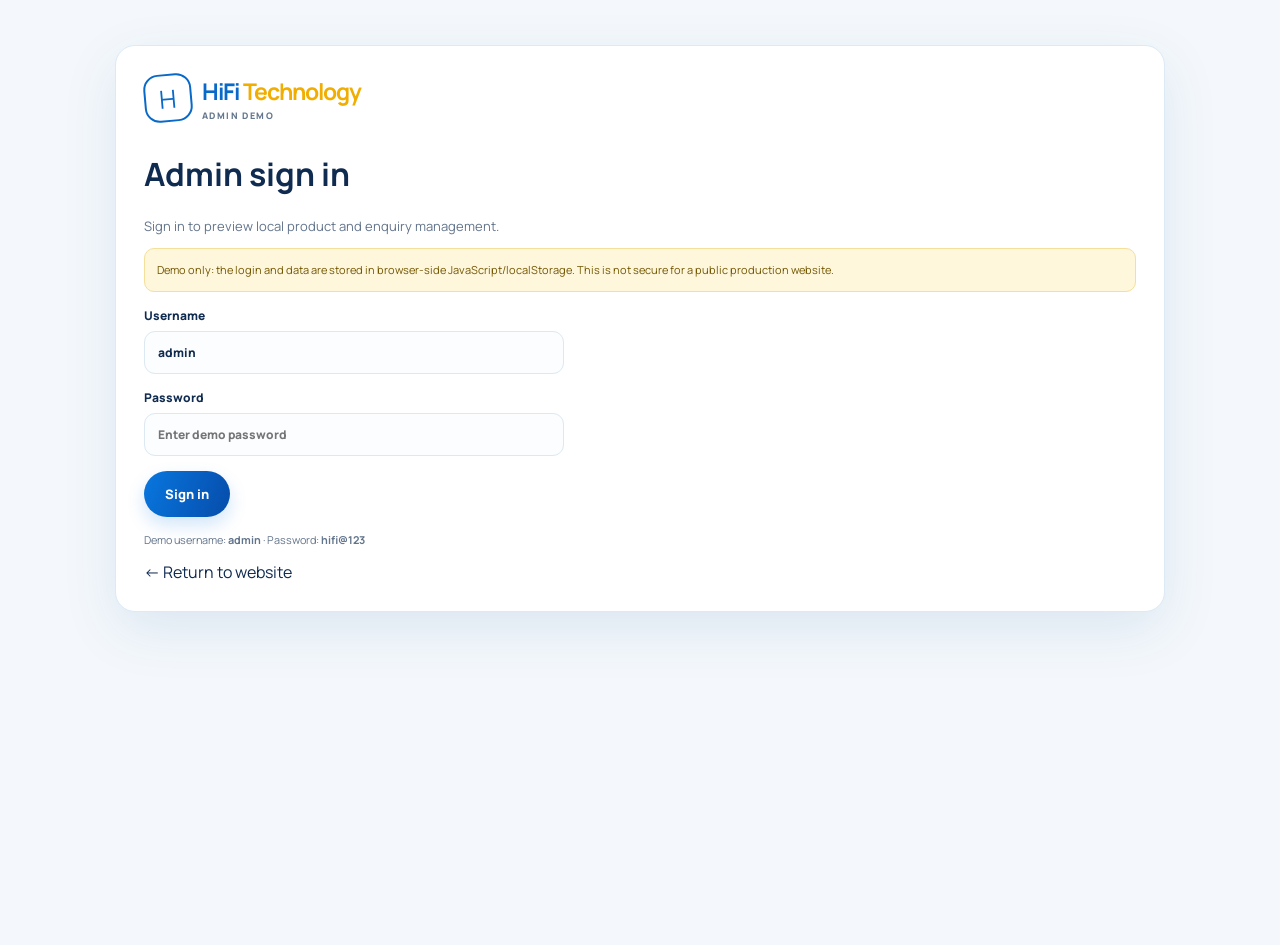
<file: admin.html>
<!doctype html><html lang="en"><head><meta charset="utf-8"><meta name="viewport" content="width=device-width, initial-scale=1"><title>HiFi Technology | Admin Demo</title><link href="https://fonts.googleapis.com/css2?family=Manrope:wght@400;500;600;700;800&display=swap" rel="stylesheet"><link rel="stylesheet" href="css/style.css"></head><body class="admin-body"><div class="admin-shell"><div class="admin-panel" id="loginPanel"><a class="brand" href="index.html"><span class="brand-mark">H</span><span><b>HiFi <em>Technology</em></b><small>ADMIN DEMO</small></span></a><h1 style="margin-top:30px">Admin sign in</h1><p>Sign in to preview local product and enquiry management.</p><div class="admin-note">Demo only: the login and data are stored in browser-side JavaScript/localStorage. This is not secure for a public production website.</div><form class="admin-form" id="loginForm"><label>Username<input name="username" required value="admin"></label><label>Password<input name="password" type="password" required placeholder="Enter demo password"></label><button class="btn btn-blue" type="submit">Sign in</button><p id="loginError" style="color:#b32323"></p><p><small>Demo username: <b>admin</b> · Password: <b>hifi@123</b></small></p></form><a href="index.html">← Return to website</a></div>
<div class="admin-panel hidden" id="dashboardPanel"><div style="display:flex;justify-content:space-between;align-items:center;gap:15px;flex-wrap:wrap"><div><span class="eyebrow">HIFI TECHNOLOGY</span><h1 style="margin:7px 0">Admin dashboard</h1><p>Manage demo catalogue items and review enquiries saved in this browser.</p></div><button class="btn btn-yellow" id="logoutBtn">Sign out</button></div><div class="admin-note">Local demo mode. Products and enquiries are saved only in this browser. For multiple users/devices, secure login, image uploads and central storage, connect a backend and database before launch.</div><div class="admin-tabs"><button class="active" data-tab="products">Products</button><button data-tab="enquiries">Enquiries</button></div><section id="productsTab"><h2>Product catalogue</h2><form class="admin-form" id="productForm"><input type="hidden" name="id"><label>Product name<input name="name" required placeholder="e.g. 4MP IP Camera"></label><label>Category<select name="category"><option value="CCTV">CCTV</option><option value="RO">RO Water</option></select></label><label>Short description<input name="description" placeholder="Short product description"></label><button class="btn btn-blue" type="submit">Save product</button> <button class="btn" type="button" id="cancelEdit">Clear</button></form><table class="admin-table"><thead><tr><th>Product</th><th>Category</th><th>Description</th><th>Actions</th></tr></thead><tbody id="productRows"></tbody></table></section><section id="enquiriesTab" class="hidden"><div style="display:flex;justify-content:space-between;align-items:center;gap:12px;flex-wrap:wrap"><h2>Customer enquiries</h2><button class="btn btn-yellow" id="exportEnquiries">Export CSV</button></div><table class="admin-table"><thead><tr><th>Date</th><th>Name</th><th>Phone</th><th>Service</th><th>Message</th></tr></thead><tbody id="enquiryRows"></tbody></table><p id="emptyEnquiries"></p></section></div></div><script src="js/config.js"></script><script src="js/admin.js"></script></body></html>
</file>
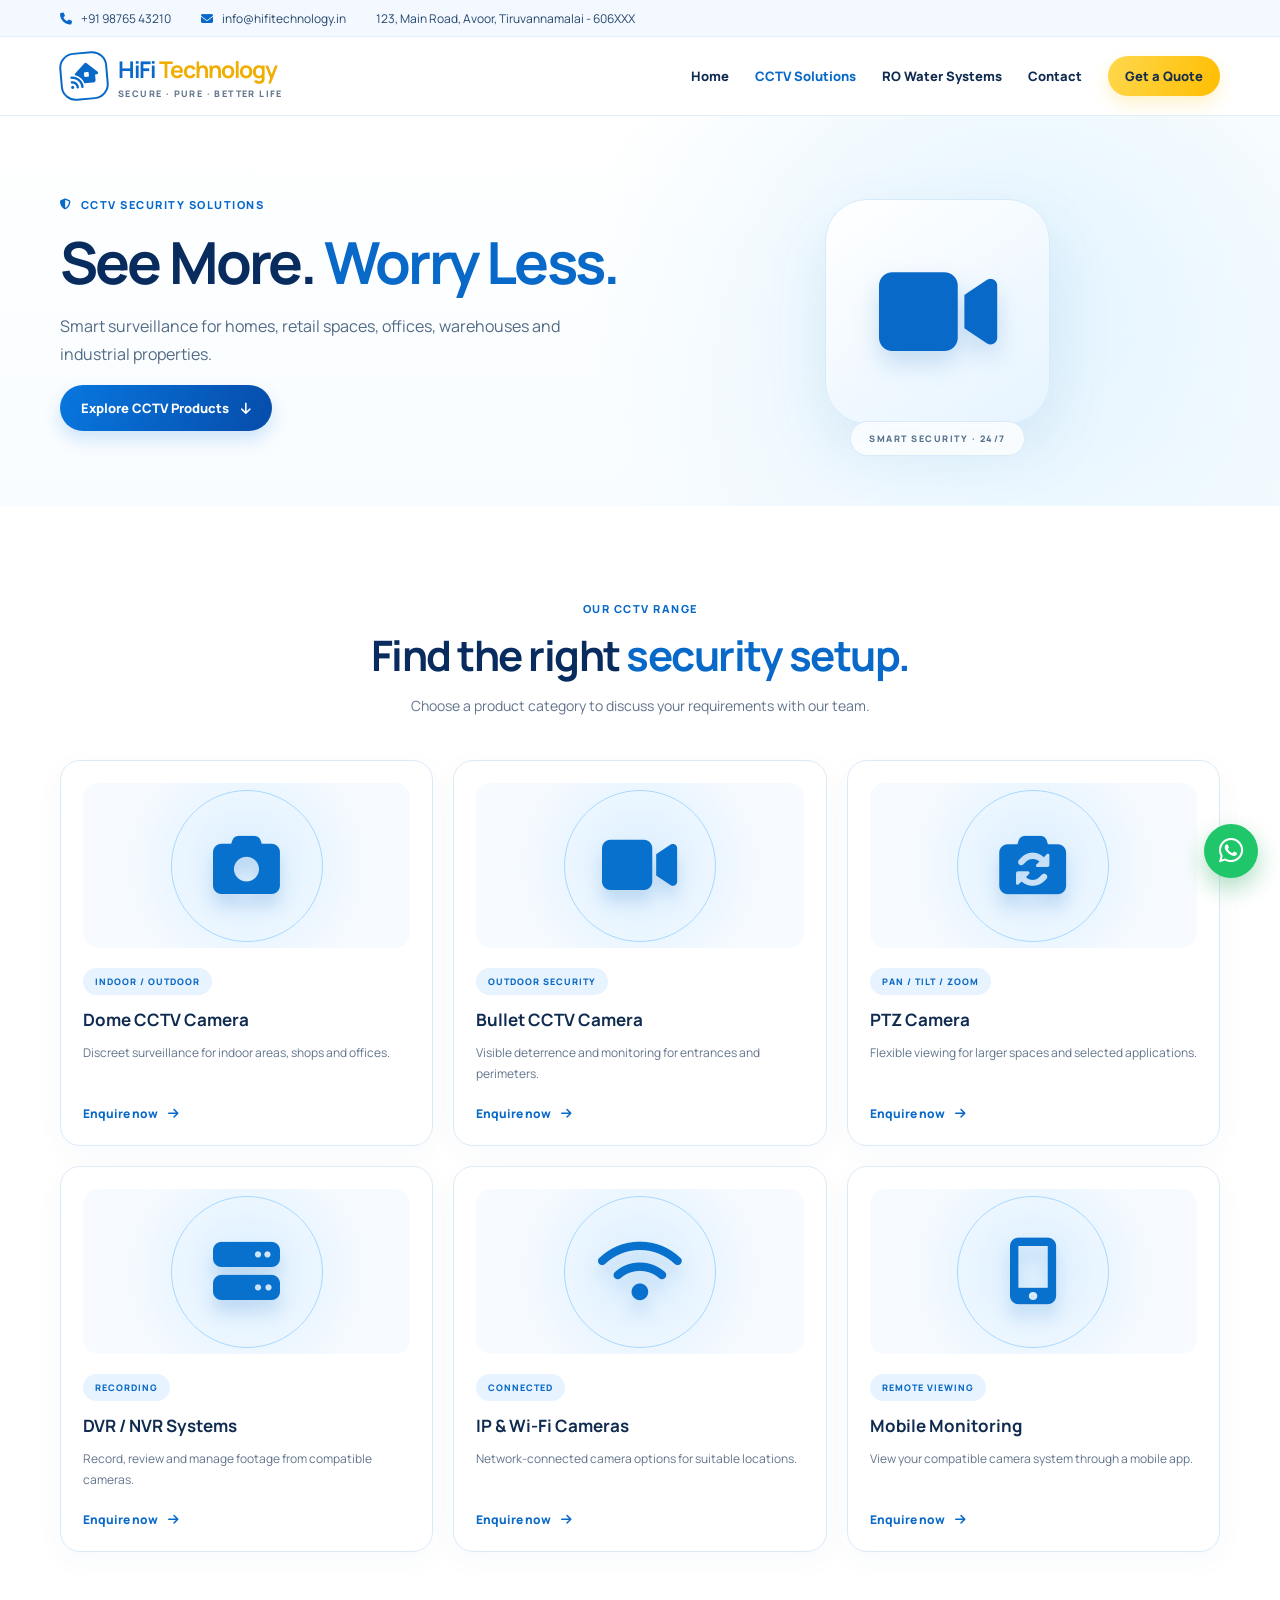
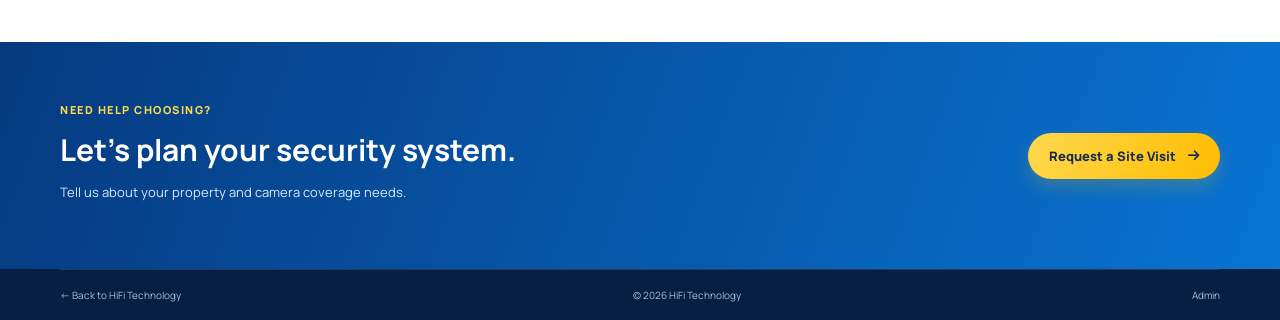
<file: cctv.html>
<!doctype html><html lang="en"><head><meta charset="utf-8"><meta name="viewport" content="width=device-width, initial-scale=1"><title>CCTV Security Solutions | HiFi Technology</title><link href="https://fonts.googleapis.com/css2?family=Manrope:wght@400;500;600;700;800&display=swap" rel="stylesheet"><link rel="stylesheet" href="https://cdnjs.cloudflare.com/ajax/libs/font-awesome/6.5.2/css/all.min.css"><link rel="stylesheet" href="https://unpkg.com/aos@2.3.4/dist/aos.css"><link rel="stylesheet" href="css/style.css"></head><body class="subpage cctv-page"><div class="topbar"><div class="container topbar-inner"><span><i class="fa-solid fa-phone"></i> <a data-phone href="#">+91 98765 43210</a></span><span><i class="fa-solid fa-envelope"></i> <a data-email href="#">info@hifitechnology.in</a></span><span data-address>123, Main Road, Avoor, Tiruvannamalai</span></div></div><header class="header"><div class="container nav-wrap"><a class="brand" href="index.html"><span class="brand-mark"><i class="fa-solid fa-house-signal"></i></span><span><b>HiFi <em>Technology</em></b><small>SECURE · PURE · BETTER LIFE</small></span></a><button class="menu-toggle" aria-label="Open menu"><i class="fa-solid fa-bars"></i></button><nav class="nav"><a href="index.html">Home</a><a class="active" href="cctv.html">CCTV Solutions</a><a href="ro.html">RO Water Systems</a><a href="index.html#contact">Contact</a><a class="btn btn-yellow nav-cta" href="index.html#contact">Get a Quote</a></nav></div></header><main><section class="subhero"><div class="container subhero-grid"><div data-aos="fade-right"><span class="eyebrow"><i class="fa-solid fa-shield-halved"></i> CCTV SECURITY SOLUTIONS</span><h1>See More. <span>Worry Less.</span></h1><p>Smart surveillance for homes, retail spaces, offices, warehouses and industrial properties.</p><a class="btn btn-blue" href="#products">Explore CCTV Products <i class="fa-solid fa-arrow-down"></i></a></div><div class="subhero-art cctv-art" data-aos="zoom-in"><div class="large-product"><i class="fa-solid fa-video"></i></div><div class="orbit-label">SMART SECURITY · 24/7</div></div></div></section><section class="section-pad" id="products"><div class="container"><div class="section-heading center"><span class="eyebrow">OUR CCTV RANGE</span><h2>Find the right <span>security setup.</span></h2><p>Choose a product category to discuss your requirements with our team.</p></div><div class="product-grid"><article class="product-card" data-aos="fade-up"><div class="product-art"><i class="fa-solid fa-camera"></i></div><span class="pill pill-blue">INDOOR / OUTDOOR</span><h3>Dome CCTV Camera</h3><p>Discreet surveillance for indoor areas, shops and offices.</p><a class="text-link" href="index.html#contact" data-product="Dome CCTV Camera">Enquire now <i class="fa-solid fa-arrow-right"></i></a></article><article class="product-card" data-aos="fade-up" data-aos-delay="70"><div class="product-art"><i class="fa-solid fa-video"></i></div><span class="pill pill-blue">OUTDOOR SECURITY</span><h3>Bullet CCTV Camera</h3><p>Visible deterrence and monitoring for entrances and perimeters.</p><a class="text-link" href="index.html#contact" data-product="Bullet CCTV Camera">Enquire now <i class="fa-solid fa-arrow-right"></i></a></article><article class="product-card" data-aos="fade-up" data-aos-delay="140"><div class="product-art"><i class="fa-solid fa-camera-rotate"></i></div><span class="pill pill-blue">PAN / TILT / ZOOM</span><h3>PTZ Camera</h3><p>Flexible viewing for larger spaces and selected applications.</p><a class="text-link" href="index.html#contact" data-product="PTZ Camera">Enquire now <i class="fa-solid fa-arrow-right"></i></a></article><article class="product-card" data-aos="fade-up" data-aos-delay="210"><div class="product-art"><i class="fa-solid fa-server"></i></div><span class="pill pill-blue">RECORDING</span><h3>DVR / NVR Systems</h3><p>Record, review and manage footage from compatible cameras.</p><a class="text-link" href="index.html#contact" data-product="DVR / NVR System">Enquire now <i class="fa-solid fa-arrow-right"></i></a></article><article class="product-card" data-aos="fade-up"><div class="product-art"><i class="fa-solid fa-wifi"></i></div><span class="pill pill-blue">CONNECTED</span><h3>IP &amp; Wi-Fi Cameras</h3><p>Network-connected camera options for suitable locations.</p><a class="text-link" href="index.html#contact" data-product="IP and Wi-Fi Camera">Enquire now <i class="fa-solid fa-arrow-right"></i></a></article><article class="product-card" data-aos="fade-up" data-aos-delay="70"><div class="product-art"><i class="fa-solid fa-mobile-screen-button"></i></div><span class="pill pill-blue">REMOTE VIEWING</span><h3>Mobile Monitoring</h3><p>View your compatible camera system through a mobile app.</p><a class="text-link" href="index.html#contact" data-product="Mobile Monitoring Setup">Enquire now <i class="fa-solid fa-arrow-right"></i></a></article></div></div></section><section class="cta-strip"><div class="container cta-strip-inner"><div><span class="eyebrow light-eyebrow">NEED HELP CHOOSING?</span><h2>Let's plan your security system.</h2><p>Tell us about your property and camera coverage needs.</p></div><a class="btn btn-yellow" href="index.html#contact">Request a Site Visit <i class="fa-solid fa-arrow-right"></i></a></div></section></main><footer class="footer"><div class="container footer-bottom"><a href="index.html">← Back to HiFi Technology</a><span>© <span id="year"></span> HiFi Technology</span><a href="admin.html">Admin</a></div></footer><a class="whatsapp-float" data-whatsapp href="#"><i class="fa-brands fa-whatsapp"></i></a><script src="https://unpkg.com/aos@2.3.4/dist/aos.js"></script><script src="js/config.js"></script><script src="js/site.js"></script></body></html>
</file>
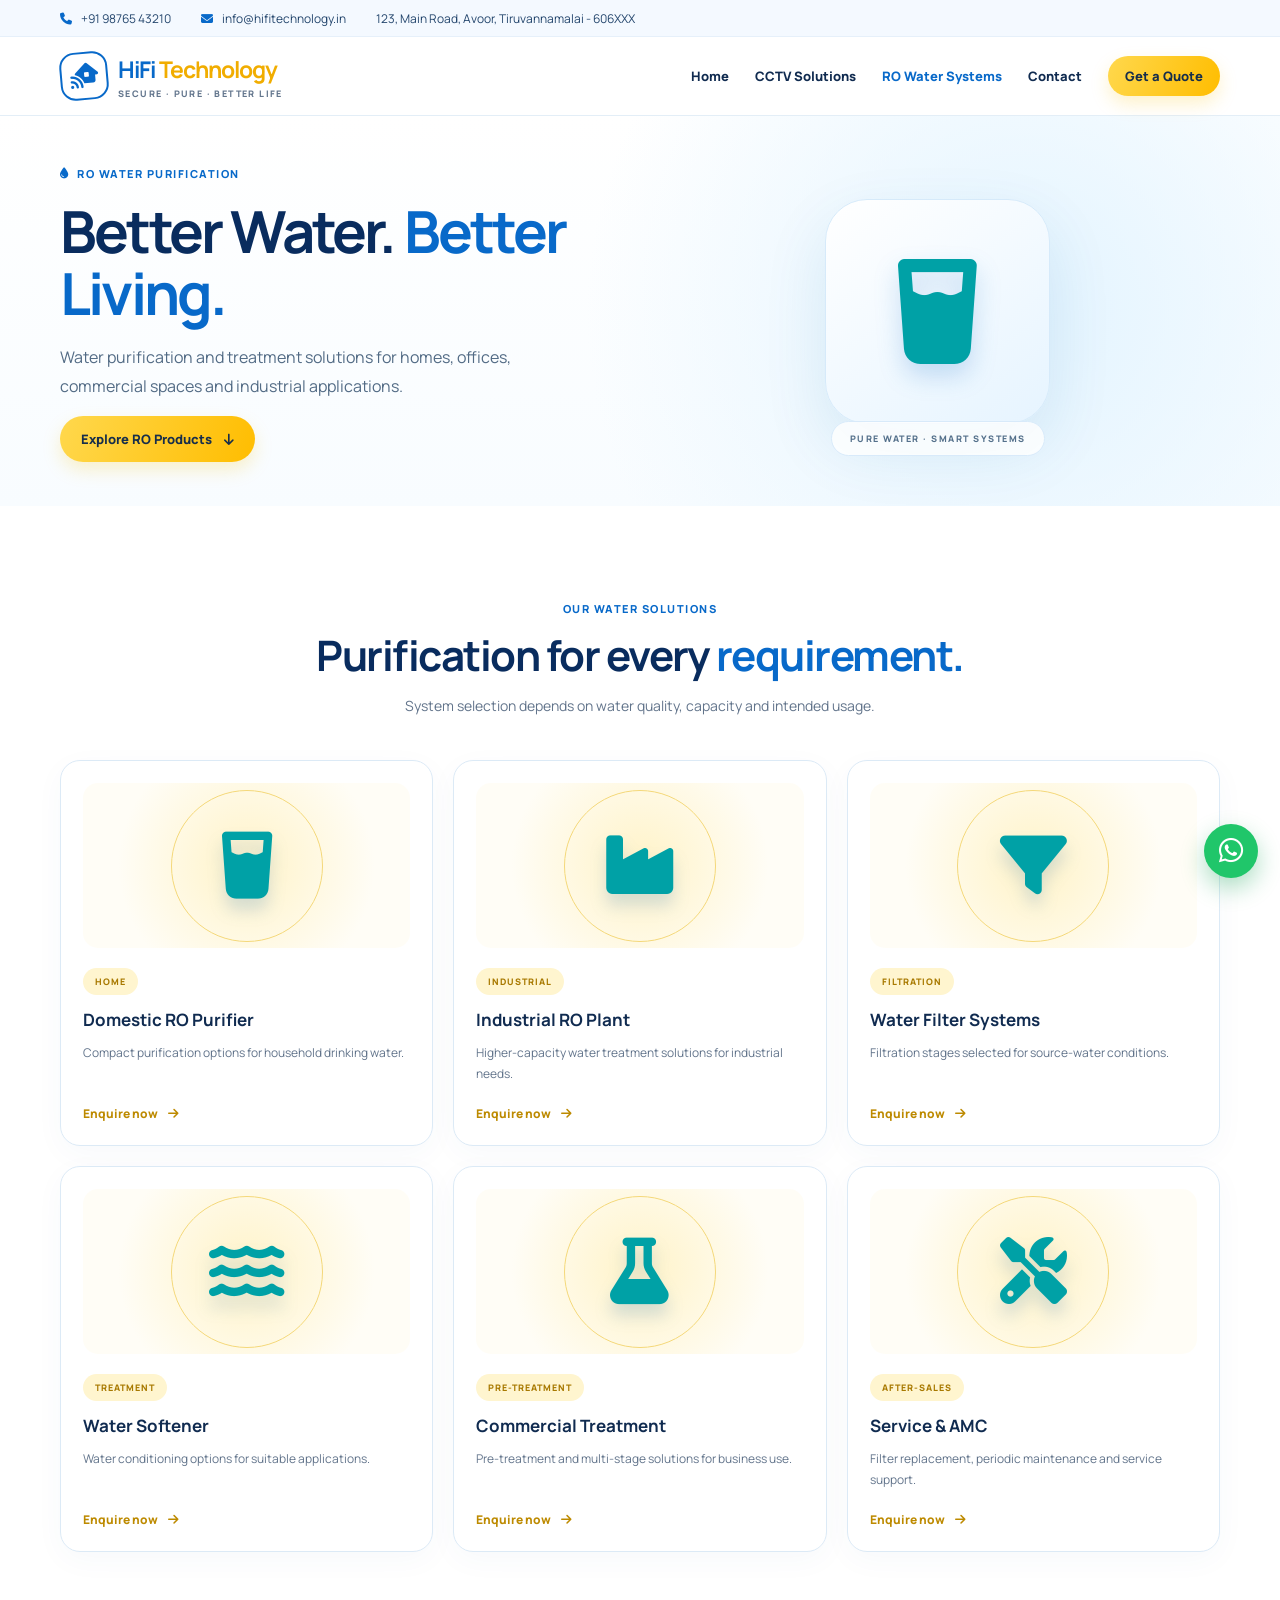
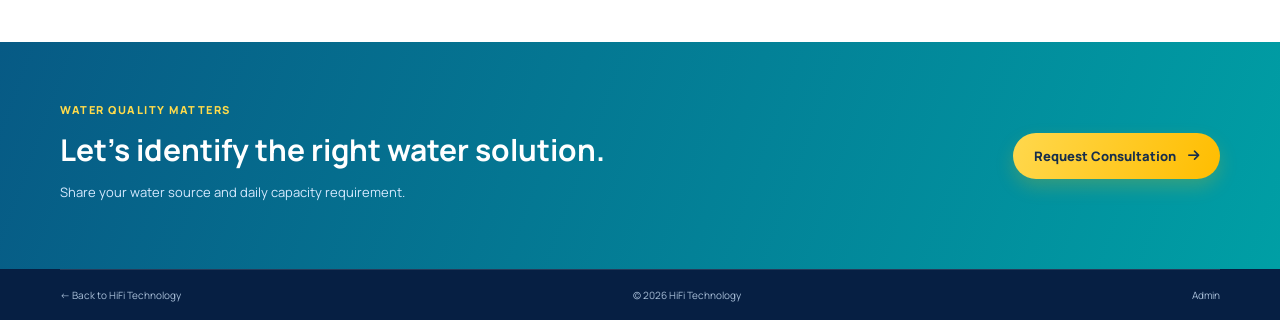
<file: ro.html>
<!doctype html><html lang="en"><head><meta charset="utf-8"><meta name="viewport" content="width=device-width, initial-scale=1"><title>RO Water Purification | HiFi Technology</title><link href="https://fonts.googleapis.com/css2?family=Manrope:wght@400;500;600;700;800&display=swap" rel="stylesheet"><link rel="stylesheet" href="https://cdnjs.cloudflare.com/ajax/libs/font-awesome/6.5.2/css/all.min.css"><link rel="stylesheet" href="https://unpkg.com/aos@2.3.4/dist/aos.css"><link rel="stylesheet" href="css/style.css"></head><body class="subpage ro-page"><div class="topbar"><div class="container topbar-inner"><span><i class="fa-solid fa-phone"></i> <a data-phone href="#">+91 98765 43210</a></span><span><i class="fa-solid fa-envelope"></i> <a data-email href="#">info@hifitechnology.in</a></span><span data-address>123, Main Road, Avoor, Tiruvannamalai</span></div></div><header class="header"><div class="container nav-wrap"><a class="brand" href="index.html"><span class="brand-mark"><i class="fa-solid fa-house-signal"></i></span><span><b>HiFi <em>Technology</em></b><small>SECURE · PURE · BETTER LIFE</small></span></a><button class="menu-toggle" aria-label="Open menu"><i class="fa-solid fa-bars"></i></button><nav class="nav"><a href="index.html">Home</a><a href="cctv.html">CCTV Solutions</a><a class="active" href="ro.html">RO Water Systems</a><a href="index.html#contact">Contact</a><a class="btn btn-yellow nav-cta" href="index.html#contact">Get a Quote</a></nav></div></header><main><section class="subhero"><div class="container subhero-grid"><div data-aos="fade-right"><span class="eyebrow"><i class="fa-solid fa-droplet"></i> RO WATER PURIFICATION</span><h1>Better Water. <span>Better Living.</span></h1><p>Water purification and treatment solutions for homes, offices, commercial spaces and industrial applications.</p><a class="btn btn-yellow" href="#products">Explore RO Products <i class="fa-solid fa-arrow-down"></i></a></div><div class="subhero-art ro-art" data-aos="zoom-in"><div class="large-product"><i class="fa-solid fa-glass-water"></i></div><div class="orbit-label">PURE WATER · SMART SYSTEMS</div></div></div></section><section class="section-pad" id="products"><div class="container"><div class="section-heading center"><span class="eyebrow">OUR WATER SOLUTIONS</span><h2>Purification for every <span>requirement.</span></h2><p>System selection depends on water quality, capacity and intended usage.</p></div><div class="product-grid"><article class="product-card" data-aos="fade-up"><div class="product-art water-art"><i class="fa-solid fa-glass-water"></i></div><span class="pill pill-yellow">HOME</span><h3>Domestic RO Purifier</h3><p>Compact purification options for household drinking water.</p><a class="text-link yellow-link" href="index.html#contact" data-product="Domestic RO Purifier">Enquire now <i class="fa-solid fa-arrow-right"></i></a></article><article class="product-card" data-aos="fade-up" data-aos-delay="70"><div class="product-art water-art"><i class="fa-solid fa-industry"></i></div><span class="pill pill-yellow">INDUSTRIAL</span><h3>Industrial RO Plant</h3><p>Higher-capacity water treatment solutions for industrial needs.</p><a class="text-link yellow-link" href="index.html#contact" data-product="Industrial RO Plant">Enquire now <i class="fa-solid fa-arrow-right"></i></a></article><article class="product-card" data-aos="fade-up" data-aos-delay="140"><div class="product-art water-art"><i class="fa-solid fa-filter"></i></div><span class="pill pill-yellow">FILTRATION</span><h3>Water Filter Systems</h3><p>Filtration stages selected for source-water conditions.</p><a class="text-link yellow-link" href="index.html#contact" data-product="Water Filter System">Enquire now <i class="fa-solid fa-arrow-right"></i></a></article><article class="product-card" data-aos="fade-up" data-aos-delay="210"><div class="product-art water-art"><i class="fa-solid fa-water"></i></div><span class="pill pill-yellow">TREATMENT</span><h3>Water Softener</h3><p>Water conditioning options for suitable applications.</p><a class="text-link yellow-link" href="index.html#contact" data-product="Water Softener">Enquire now <i class="fa-solid fa-arrow-right"></i></a></article><article class="product-card" data-aos="fade-up"><div class="product-art water-art"><i class="fa-solid fa-flask"></i></div><span class="pill pill-yellow">PRE-TREATMENT</span><h3>Commercial Treatment</h3><p>Pre-treatment and multi-stage solutions for business use.</p><a class="text-link yellow-link" href="index.html#contact" data-product="Commercial Water Treatment">Enquire now <i class="fa-solid fa-arrow-right"></i></a></article><article class="product-card" data-aos="fade-up" data-aos-delay="70"><div class="product-art water-art"><i class="fa-solid fa-screwdriver-wrench"></i></div><span class="pill pill-yellow">AFTER-SALES</span><h3>Service &amp; AMC</h3><p>Filter replacement, periodic maintenance and service support.</p><a class="text-link yellow-link" href="index.html#contact" data-product="RO Service and AMC">Enquire now <i class="fa-solid fa-arrow-right"></i></a></article></div></div></section><section class="cta-strip ro-cta"><div class="container cta-strip-inner"><div><span class="eyebrow light-eyebrow">WATER QUALITY MATTERS</span><h2>Let's identify the right water solution.</h2><p>Share your water source and daily capacity requirement.</p></div><a class="btn btn-yellow" href="index.html#contact">Request Consultation <i class="fa-solid fa-arrow-right"></i></a></div></section></main><footer class="footer"><div class="container footer-bottom"><a href="index.html">← Back to HiFi Technology</a><span>© <span id="year"></span> HiFi Technology</span><a href="admin.html">Admin</a></div></footer><a class="whatsapp-float" data-whatsapp href="#"><i class="fa-brands fa-whatsapp"></i></a><script src="https://unpkg.com/aos@2.3.4/dist/aos.js"></script><script src="js/config.js"></script><script src="js/site.js"></script></body></html>
</file>
<file: css/style.css>
:root{--blue:#0869c9;--navy:#092c5e;--sky:#eaf6ff;--yellow:#ffc400;--ink:#102b50;--muted:#62748b;--line:#dceaf6;--white:#fff;--shadow:0 18px 55px rgba(13,79,142,.10)}*{box-sizing:border-box}html{scroll-behavior:smooth}body{margin:0;background:#fff;color:var(--ink);font-family:Manrope,Arial,sans-serif}a{color:inherit;text-decoration:none}button,input,select,textarea{font:inherit}.container{width:min(1160px,calc(100% - 40px));margin:auto}.topbar{background:#f4f9ff;border-bottom:1px solid #e6f0fa;color:#24466d;font-size:12px}.topbar-inner{display:flex;gap:30px;align-items:center;min-height:36px}.topbar i{color:var(--blue);margin-right:7px}.header{position:sticky;top:0;z-index:50;background:rgba(255,255,255,.93);backdrop-filter:blur(16px);border-bottom:1px solid rgba(220,234,246,.8)}.nav-wrap{height:78px;display:flex;align-items:center;justify-content:space-between}.brand{display:flex;align-items:center;gap:10px}.brand-mark{width:48px;height:48px;border:2px solid var(--blue);border-radius:15px;display:grid;place-items:center;color:var(--blue);font-size:25px;transform:rotate(-5deg)}.brand b{display:block;font-size:23px;letter-spacing:-1px;color:var(--blue)}.brand em{font-style:normal;color:#f1ad00}.brand small{display:block;font-size:9px;letter-spacing:1.4px;font-weight:800;color:#63768d;margin-top:2px}.nav{display:flex;align-items:center;gap:26px;font-size:13px;font-weight:800}.nav>a:not(.btn){transition:color .2s}.nav>a:hover,.nav>a.active{color:var(--blue)}.menu-toggle{display:none;border:0;background:#edf6ff;color:var(--blue);border-radius:10px;padding:10px 12px;font-size:20px}.btn{display:inline-flex;align-items:center;justify-content:center;gap:12px;padding:14px 21px;border-radius:999px;font-weight:800;font-size:13px;border:0;cursor:pointer;transition:transform .25s,box-shadow .25s}.btn:hover{transform:translateY(-3px);box-shadow:0 12px 24px rgba(9,65,130,.18)}.btn-blue{color:#fff;background:linear-gradient(110deg,#0877df,#064caa);box-shadow:0 8px 18px #0877df30}.btn-yellow{color:#172e4b;background:linear-gradient(110deg,#ffd84d,#ffbd00);box-shadow:0 8px 18px #f8c00035}.nav-cta{padding:11px 17px}.hero{overflow:hidden;background:radial-gradient(ellipse at 82% 45%,#e2f4ff 0,transparent 42%),linear-gradient(180deg,#fff,#f7fbff);position:relative}.hero:after{content:"";position:absolute;left:-10%;right:-10%;height:110px;bottom:-75px;border-radius:50%;background:#eaf6ff}.hero-grid{min-height:535px;display:grid;grid-template-columns:1fr 1fr;align-items:center;gap:35px;position:relative;z-index:1}.hero-copy{padding:55px 0}.eyebrow{display:inline-flex;align-items:center;gap:8px;color:var(--blue);font-size:11px;letter-spacing:1.5px;font-weight:900}.hero h1,.subhero h1{font-size:clamp(42px,5vw,65px);line-height:1.08;letter-spacing:-2.8px;margin:18px 0;color:var(--navy)}.hero h1 span,.section-heading h2 span,.subhero h1 span{color:var(--blue)}.hero-copy>p,.subhero p{font-size:16px;line-height:1.8;color:#526b85;max-width:520px}.hero-actions{display:flex;gap:12px;flex-wrap:wrap;margin:27px 0}.trust-row{display:flex;gap:0;margin-top:36px}.trust-row>div{display:flex;align-items:center;gap:10px;padding:0 18px;border-right:1px solid #d7e7f5}.trust-row>div:first-child{padding-left:0}.trust-row>div:last-child{border:0}.trust-row i{font-size:22px;color:var(--blue)}.trust-row b{font-size:10px;line-height:1.4;color:#425e7c}.hero-art{height:430px;position:relative;display:grid;place-items:center}.hero-orbit{position:absolute;border:1px solid #9bd3ff;border-radius:50%;animation:spin 25s linear infinite}.orbit-one{width:390px;height:390px}.orbit-two{width:310px;height:310px;border-style:dashed;animation-direction:reverse}.hero-house{width:260px;height:210px;border-radius:32px;background:linear-gradient(145deg,#fff,#e6f5ff);box-shadow:0 28px 60px #1265a51b;display:flex;flex-direction:column;align-items:center;justify-content:center;color:#0b75d4;position:relative;z-index:1}.hero-house i{font-size:100px;filter:drop-shadow(0 12px 10px #0876c52b)}.hero-house span{font-size:10px;font-weight:900;letter-spacing:2px;margin-top:8px}.floating-product{position:absolute;z-index:2;background:#fff;border:1px solid #d9edff;border-radius:20px;padding:17px 20px;box-shadow:var(--shadow);display:flex;align-items:center;gap:12px;animation:float 4s ease-in-out infinite}.floating-product i{font-size:30px;color:var(--blue)}.floating-product small{font-size:9px;font-weight:900;letter-spacing:1px}.camera-float{top:48px;left:0}.water-float{bottom:48px;left:15px;animation-delay:-1.5s}.shield-bubble{position:absolute;right:0;top:145px;width:112px;height:125px;border-radius:55% 55% 48% 48%;background:linear-gradient(145deg,#087ee4,#063e91);color:white;display:flex;flex-direction:column;align-items:center;justify-content:center;box-shadow:0 14px 30px #0562b94c;animation:float 4.5s ease-in-out infinite}.shield-bubble i{font-size:23px}.shield-bubble b{font-size:26px}.shield-bubble small{font-size:8px;letter-spacing:1px}.spark{position:absolute;width:9px;height:9px;background:var(--yellow);border-radius:50%;box-shadow:0 0 0 8px #ffcb2520;animation:pulse 2s infinite}.spark-a{top:80px;right:80px}.spark-b{bottom:70px;right:100px;animation-delay:1s}.section-pad{padding:90px 0}.section-heading{text-align:center;max-width:720px;margin:0 auto 42px}.section-heading h2{font-size:clamp(28px,3.4vw,42px);letter-spacing:-1.5px;line-height:1.2;margin:12px 0;color:var(--navy)}.section-heading p{color:var(--muted);line-height:1.7;font-size:14px}.service-intro{background:linear-gradient(180deg,#fff,#fbfdff)}.service-grid{display:grid;grid-template-columns:1fr 1fr;gap:24px}.service-card{border:1px solid var(--line);border-radius:25px;overflow:hidden;background:#fff;box-shadow:var(--shadow);display:grid;grid-template-columns:.92fr 1.08fr;min-height:350px;transition:transform .35s,box-shadow .35s}.service-card:hover{transform:translateY(-8px);box-shadow:0 25px 60px #0a4e881e}.service-visual{position:relative;overflow:hidden;display:grid;place-items:center;min-height:310px}.visual-cctv{background:radial-gradient(circle at 50% 45%,#d6edff,#f4faff 65%)}.visual-ro{background:radial-gradient(circle at 50% 45%,#fff1bb,#fffdf4 70%)}.product-orb{width:170px;height:170px;border-radius:50%;display:grid;place-items:center;background:#fff;box-shadow:0 20px 45px #0c69a51d;animation:float 5s ease-in-out infinite}.product-orb i{font-size:78px;color:var(--blue);filter:drop-shadow(0 9px 8px #086bc52a)}.visual-ro .product-orb i{color:#00a3a6}.mini-tag{position:absolute;bottom:25px;font-size:9px;font-weight:900;letter-spacing:1.5px;color:#58728e}.product-side{position:absolute;top:36px;right:30px;font-size:25px;color:#5aa8e7;transform:rotate(-18deg);animation:float 4s infinite}.service-content{padding:34px 28px;align-self:center}.pill{display:inline-block;border-radius:999px;padding:7px 12px;font-size:9px;font-weight:900;letter-spacing:1px}.pill-blue{background:#e7f3ff;color:#0868c3}.pill-yellow{background:#fff5cf;color:#a87900}.service-content h3{font-size:24px;line-height:1.2;letter-spacing:-.7px;margin:15px 0 10px}.service-content p,.product-card p{font-size:12px;line-height:1.7;color:var(--muted)}.check-list{list-style:none;padding:0;margin:18px 0 22px}.check-list li{font-size:11px;margin:10px 0;color:#435d78}.check-list li:before{content:'✓';display:inline-grid;place-items:center;width:18px;height:18px;background:#e5f4ff;color:#0874d2;border-radius:50%;font-weight:900;margin-right:9px}.text-link{font-size:12px;font-weight:900;color:var(--blue);display:inline-flex;gap:10px;align-items:center}.text-link i{transition:transform .2s}.text-link:hover i{transform:translateX(5px)}.yellow-link{color:#bd8a00}.why-section{background:#f7fbff}.benefit-grid{display:grid;grid-template-columns:repeat(5,1fr);gap:14px}.benefit{padding:28px 18px;text-align:center;border:1px solid #e2eef8;border-radius:19px;background:#fff;transition:transform .3s,box-shadow .3s}.benefit:hover{transform:translateY(-7px);box-shadow:var(--shadow)}.benefit i{font-size:27px;color:var(--blue);margin-bottom:14px}.benefit h4{font-size:13px;margin:0 0 8px}.benefit p{font-size:11px;color:var(--muted);line-height:1.6;margin:0}.process-grid{display:grid;grid-template-columns:repeat(4,1fr);gap:18px}.process-step{position:relative;border:1px solid var(--line);border-radius:20px;padding:28px 23px;background:#fff}.process-step>b{position:absolute;right:20px;top:15px;color:#d9ebfa;font-size:30px}.process-step>i{font-size:26px;color:var(--blue);margin:15px 0}.process-step h4{font-size:14px;margin:7px 0}.process-step p{font-size:11px;color:var(--muted);line-height:1.6}.contact-section{background:linear-gradient(120deg,#073c83,#0869c9);color:#fff;position:relative;overflow:hidden}.contact-section:before{content:"";position:absolute;width:500px;height:500px;border:1px solid #ffffff22;border-radius:50%;right:-140px;top:-220px;box-shadow:0 0 0 50px #ffffff08,0 0 0 100px #ffffff06}.contact-grid{position:relative;display:grid;grid-template-columns:1fr 1fr;gap:70px;align-items:center}.light-eyebrow{color:#ffdb4b}.contact-copy h2{font-size:clamp(32px,4vw,48px);letter-spacing:-1.5px;line-height:1.15;margin:17px 0}.contact-copy>p{color:#d3e8ff;font-size:14px;line-height:1.8;max-width:450px}.phone-cta{margin:15px 0 22px}.contact-details{display:flex;gap:30px;flex-wrap:wrap}.contact-details p{display:flex;gap:12px;align-items:flex-start;font-size:11px;line-height:1.7;color:#d7eaff}.contact-details i{font-size:18px;color:#ffd33d;margin-top:3px}.enquiry-form{background:#fff;color:var(--ink);border-radius:24px;padding:30px;box-shadow:0 25px 65px #002e663d}.enquiry-form h3{font-size:20px;margin:0 0 7px}.enquiry-form h3 i{color:var(--blue);margin-right:7px}.enquiry-form>p{font-size:11px;color:var(--muted);margin:0 0 20px}.enquiry-form label{display:block;font-size:10px;font-weight:800;color:#52677e;margin-bottom:13px}.form-row{display:grid;grid-template-columns:1fr 1fr;gap:12px}.enquiry-form input,.enquiry-form select,.enquiry-form textarea,.admin-form input,.admin-form select{display:block;width:100%;margin-top:7px;padding:12px 13px;border:1px solid #dce8f2;border-radius:11px;outline:0;color:var(--ink);background:#fbfdff;font-size:12px}.enquiry-form input:focus,.enquiry-form select:focus,.enquiry-form textarea:focus{border-color:#68b4f2;box-shadow:0 0 0 3px #e4f3ff}.submit-btn{width:100%}.form-note{display:block;text-align:center;color:#8999aa;font-size:9px;margin-top:12px;line-height:1.5}.footer{background:#061f43;color:#d9e8f9}.footer-main{min-height:110px;display:flex;align-items:center;justify-content:space-between;gap:20px}.footer-brand b{color:#fff}.footer-brand small{color:#b7c9dd}.footer-links{display:flex;gap:22px;font-size:11px;font-weight:700}.footer-links a:hover{color:#ffce25}.socials{display:flex;gap:9px}.socials a{width:32px;height:32px;border-radius:50%;display:grid;place-items:center;background:#123b6b;color:#fff}.footer-bottom{border-top:1px solid #ffffff20;padding:18px 0;display:flex;justify-content:space-between;gap:15px;font-size:10px;color:#a9bfd8}.whatsapp-float{position:fixed;z-index:60;right:22px;bottom:22px;width:54px;height:54px;display:grid;place-items:center;background:#20c66a;color:#fff;border-radius:50%;font-size:28px;box-shadow:0 10px 25px #0a9b4a55;animation:pulse 2.5s infinite}.subhero{background:radial-gradient(circle at 80% 50%,#e3f4ff,transparent 42%),linear-gradient(#fff,#f8fcff);overflow:hidden}.subhero-grid{min-height:390px;display:grid;grid-template-columns:1fr 1fr;align-items:center;gap:30px}.subhero h1{font-size:clamp(40px,5vw,58px)}.subhero-art{height:320px;position:relative;display:grid;place-items:center}.large-product{width:225px;height:225px;border-radius:42px;background:linear-gradient(145deg,#fff,#e6f4ff);border:1px solid #d6eafa;box-shadow:0 25px 65px #0c69a51b;display:grid;place-items:center;animation:float 4s infinite}.large-product i{font-size:105px;color:var(--blue);filter:drop-shadow(0 12px 12px #086bc533)}.ro-art .large-product i{color:#00a1a6}.orbit-label{position:absolute;bottom:15px;padding:10px 18px;border:1px solid #d8eafa;background:#ffffffc9;border-radius:99px;color:#54708b;font-size:9px;letter-spacing:1.5px;font-weight:900}.product-grid{display:grid;grid-template-columns:repeat(3,1fr);gap:20px}.product-card{padding:22px;border:1px solid var(--line);border-radius:20px;background:#fff;box-shadow:0 8px 30px #0a4e8809;transition:transform .35s,box-shadow .35s;overflow:hidden}.product-card:hover{transform:translateY(-9px);box-shadow:0 22px 45px #0a4e8818}.product-art{height:165px;border-radius:15px;background:radial-gradient(circle,#dcefff,#f7fbff 70%);display:grid;place-items:center;margin-bottom:20px;position:relative;overflow:hidden}.product-art:after{content:"";position:absolute;width:150px;height:150px;border:1px solid #a9d8ff;border-radius:50%;animation:spin 20s linear infinite}.product-art i{font-size:67px;color:#0871ce;z-index:1;filter:drop-shadow(0 12px 8px #0a67b52b);transition:transform .45s}.product-card:hover .product-art i{transform:translateY(-8px) rotate(-7deg) scale(1.12)}.water-art{background:radial-gradient(circle,#fff3c8,#fffdf6 70%)}.water-art:after{border-color:#f4d87a}.water-art i{color:#00a1a6}.product-card h3{font-size:17px;margin:13px 0 6px}.product-card p{min-height:42px}.product-card .text-link{margin-top:8px}.cta-strip{background:linear-gradient(110deg,#063a80,#0874d3);color:white;padding:55px 0}.cta-strip-inner{display:flex;align-items:center;justify-content:space-between;gap:25px}.cta-strip h2{font-size:30px;margin:10px 0}.cta-strip p{font-size:13px;color:#d6eaff}.ro-cta{background:linear-gradient(110deg,#075a85,#009fa5)}.admin-body{background:#f4f8fc;min-height:100vh}.admin-shell{width:min(1050px,calc(100% - 30px));margin:45px auto}.admin-panel{background:#fff;border:1px solid var(--line);border-radius:20px;padding:28px;box-shadow:var(--shadow)}.admin-panel h1{margin-top:0}.admin-panel p{color:var(--muted);font-size:13px}.admin-form{max-width:420px}.admin-form label{display:block;font-size:12px;font-weight:800;margin:15px 0}.admin-table{width:100%;border-collapse:collapse;font-size:12px;margin-top:18px}.admin-table th,.admin-table td{padding:12px;text-align:left;border-bottom:1px solid var(--line)}.admin-table th{background:#f4f9ff}.admin-tabs{display:flex;gap:10px;flex-wrap:wrap;margin:20px 0}.admin-tabs button{border:1px solid var(--line);background:#f6faff;padding:10px 14px;border-radius:9px;font-weight:800;cursor:pointer}.admin-tabs button.active{background:#0869c9;color:#fff}.admin-actions{display:flex;gap:8px}.admin-actions button{border:0;border-radius:7px;padding:7px 10px;cursor:pointer}.danger{background:#ffebeb;color:#b32323}.admin-note{background:#fff7dc;border:1px solid #f4df9b;padding:12px;border-radius:10px;font-size:11px;color:#725600;line-height:1.6}.hidden{display:none!important}
@keyframes float{0%,100%{transform:translateY(0)}50%{transform:translateY(-13px)}}@keyframes spin{to{transform:rotate(360deg)}}@keyframes pulse{0%,100%{box-shadow:0 0 0 0 #ffcb2540}50%{box-shadow:0 0 0 12px #ffcb2500}}
@media(max-width:900px){.nav{gap:14px;font-size:11px}.service-card{grid-template-columns:1fr}.service-visual{min-height:220px}.benefit-grid{grid-template-columns:repeat(3,1fr)}.contact-grid{gap:30px}.hero-grid{gap:10px}.trust-row>div{padding:0 9px}.footer-links{gap:12px}}
@media(max-width:680px){.container{width:min(100% - 30px,540px)}.topbar-inner{gap:8px;justify-content:center;flex-wrap:wrap;padding:8px 0;font-size:10px}.topbar-inner span:last-child{display:none}.nav-wrap{height:68px}.brand b{font-size:20px}.brand-mark{width:42px;height:42px}.menu-toggle{display:block}.nav{display:none;position:absolute;top:68px;left:0;right:0;background:#fff;padding:18px 22px 24px;box-shadow:0 20px 30px #082f5717;flex-direction:column;align-items:stretch;gap:18px}.nav.open{display:flex}.nav-cta{width:100%}.hero-grid,.subhero-grid{grid-template-columns:1fr;min-height:auto}.hero-copy{padding:55px 0 10px}.hero h1,.subhero h1{font-size:43px}.hero-art{height:320px;margin-bottom:35px}.orbit-one{width:290px;height:290px}.orbit-two{width:235px;height:235px}.hero-house{width:190px;height:165px}.hero-house i{font-size:75px}.camera-float{top:20px;left:0}.water-float{bottom:25px;left:0}.shield-bubble{right:0;top:110px;transform:scale(.8)}.trust-row{justify-content:space-between;gap:5px;margin-top:28px}.trust-row>div{flex-direction:column;text-align:center;padding:0 5px;gap:5px}.trust-row i{font-size:20px}.trust-row b{font-size:9px}.section-pad{padding:65px 0}.section-heading{margin-bottom:30px}.service-grid,.contact-grid{grid-template-columns:1fr}.service-card{grid-template-columns:.8fr 1.2fr;min-height:0}.service-visual{min-height:300px}.service-content{padding:24px 18px}.service-content h3{font-size:20px}.benefit-grid{grid-template-columns:repeat(2,1fr)}.process-grid{grid-template-columns:repeat(2,1fr)}.contact-grid{gap:30px}.contact-copy h2{font-size:36px}.footer-main{padding:25px 0;align-items:flex-start;flex-direction:column}.footer-links{flex-wrap:wrap}.footer-bottom{flex-wrap:wrap}.subhero-grid{padding-top:45px}.subhero-art{height:250px}.large-product{width:180px;height:180px}.large-product i{font-size:80px}.product-grid{grid-template-columns:repeat(2,1fr);gap:12px}.product-card{padding:13px}.product-art{height:125px}.product-art i{font-size:52px}.product-card h3{font-size:14px}.product-card p{font-size:11px}.cta-strip-inner{align-items:flex-start;flex-direction:column}.cta-strip h2{font-size:25px}.form-row{grid-template-columns:1fr}.enquiry-form{padding:23px}.admin-table{display:block;overflow-x:auto}}
@media(max-width:390px){.service-card{grid-template-columns:1fr}.service-visual{min-height:190px}.product-grid{grid-template-columns:1fr}.product-art{height:150px}}
@media(prefers-reduced-motion:reduce){*,*:before,*:after{animation-duration:.01ms!important;animation-iteration-count:1!important;scroll-behavior:auto!important;transition:none!important}}
</file>
